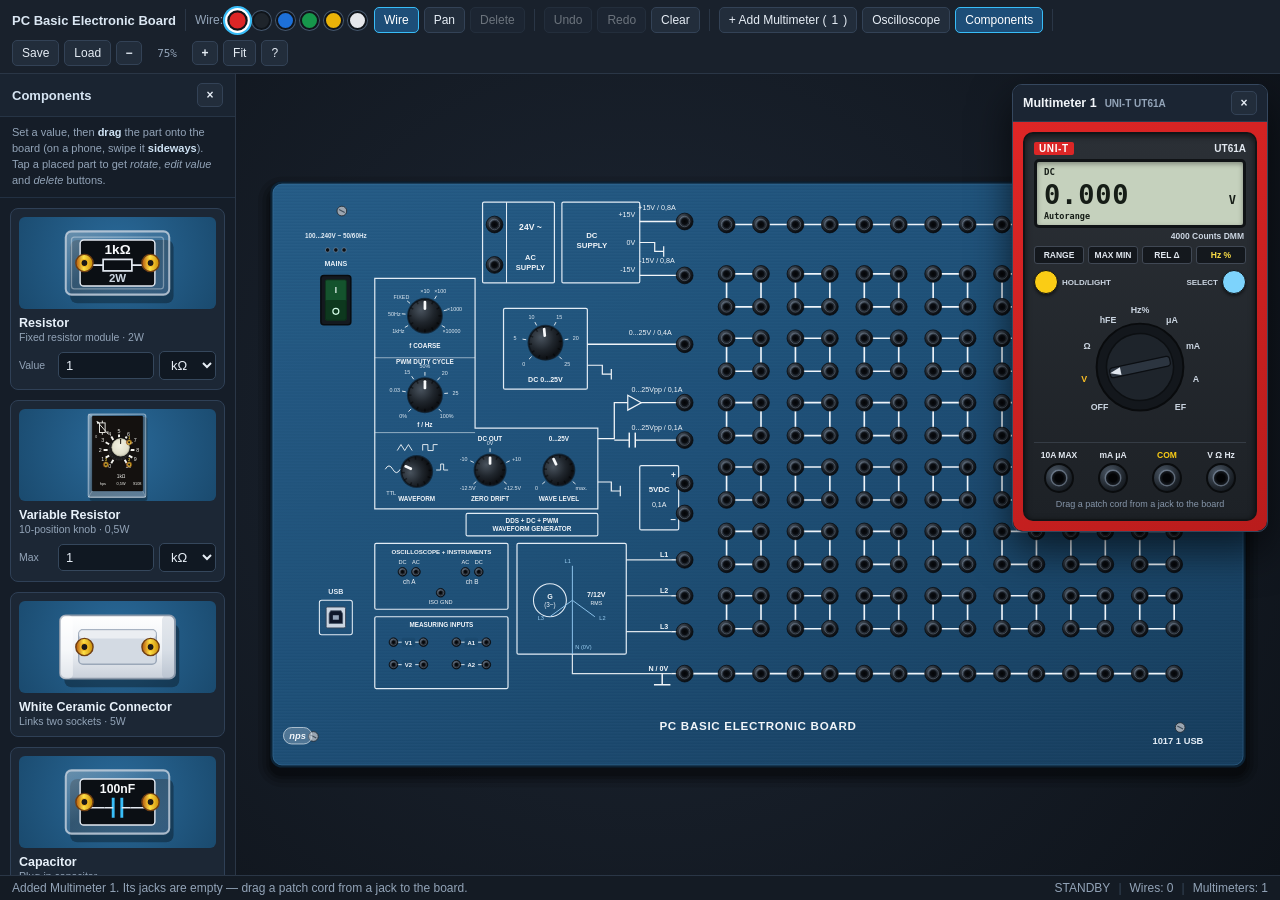
<file: board-simulator/index.html>
<!DOCTYPE html>
<html lang="en">
<head>
    <script async src="https://www.googletagmanager.com/gtm.js?id=GTM-P7N7JHNK"></script>
<script>
  window.dataLayer = window.dataLayer || [];
  function gtag(){dataLayer.push(arguments);}
  gtag('js', new Date());
</script>

  <meta charset="UTF-8" />
  <meta name="viewport" content="width=device-width, initial-scale=1.0, viewport-fit=cover" />
  <meta name="mobile-web-app-capable" content="yes" />
  <meta name="theme-color" content="#19212c" />
  <title>PC Basic Electronic Board — Model 1017.1 USB Simulator</title>
  <link rel="stylesheet" href="styles/main.css" />
</head>
<body>
  <header class="toolbar" aria-label="Simulator Controls">
    <div class="toolbar-group brand">
      <span class="brand-title">PC Basic Electronic Board</span>
    </div>

    <div class="toolbar-divider"></div>

    <div class="toolbar-group" role="group" aria-label="Patch Cord Colors">
      <span class="group-label">Wire:</span>
      <div id="color-picker" class="color-swatches"></div>
    </div>

    <div class="toolbar-group" role="group" aria-label="Tools">
      <button id="tool-wire" class="btn btn-tool active" type="button" title="Wire Tool (W)">Wire</button>
      <button id="tool-pan" class="btn btn-tool" type="button" title="Pan View Tool (H / Space+Drag)">Pan</button>
      <button id="btn-delete" class="btn btn-danger" type="button" title="Delete the selected wire or component (Del / Backspace)" disabled>Delete</button>
    </div>

    <div class="toolbar-divider"></div>

    <div class="toolbar-group">
      <button id="btn-undo" class="btn" type="button" title="Undo (Ctrl+Z)" disabled>Undo</button>
      <button id="btn-redo" class="btn" type="button" title="Redo (Ctrl+Y)" disabled>Redo</button>
      <button id="btn-clear-wires" class="btn btn-danger" type="button" title="Remove All Patch Cords">Clear</button>
    </div>

    <div class="toolbar-divider"></div>

    <div class="toolbar-group">
      <button id="btn-add-multimeter" class="btn" type="button" title="Add Another Multimeter (D)">+ Add Multimeter (<span id="multimeter-count-badge">0</span>)</button>
      <button id="btn-toggle-scope" class="btn" type="button" title="Toggle Oscilloscope (O)">Oscilloscope</button>
      <button id="btn-toggle-sidebar" class="btn active" type="button" title="Show / hide the Components sidebar (P)">Components</button>
    </div>

    <div class="toolbar-divider"></div>

    <div class="toolbar-group">
      <button id="btn-save" class="btn" type="button" title="Save Circuit JSON">Save</button>
      <button id="btn-load" class="btn" type="button" title="Load Circuit JSON">Load</button>
      <input id="file-load-input" type="file" accept=".json,application/json" hidden />
      <button id="btn-zoom-out" class="btn btn-icon" type="button" title="Zoom Out (-)">−</button>
      <span id="zoom-readout" class="zoom-readout">100%</span>
      <button id="btn-zoom-in" class="btn btn-icon" type="button" title="Zoom In (+)">+</button>
      <button id="btn-zoom-fit" class="btn" type="button" title="Fit Board to Screen (0)">Fit</button>
      <button id="btn-help" class="btn" type="button" title="Help &amp; Shortcuts (?)">?</button>
    </div>
  </header>

  <main id="workspace" class="workspace">
    <!-- Components sidebar -->
    <aside id="components-sidebar" class="components-sidebar" aria-label="Components">
      <div class="sidebar-header">
        <span>Components</span>
        <button id="btn-close-sidebar" class="btn btn-icon sidebar-close-btn" type="button" title="Hide sidebar">×</button>
      </div>
      <div class="sidebar-hint">Set a value, then <strong>drag</strong> the part onto the board (on a phone, swipe it <strong>sideways</strong>). Tap a placed part to get <em>rotate</em>, <em>edit value</em> and <em>delete</em> buttons.</div>
      <div id="components-list" class="components-list"></div>
    </aside>

    <div id="canvas-area" class="canvas-area">
      <svg id="board-svg" xmlns="http://www.w3.org/2000/svg" tabindex="0" aria-label="PC Basic Electronic Board 1017.1 USB">
        <defs id="svg-defs"></defs>
        <g id="viewport-root">
          <g id="board-static-layer"></g>
          <g id="board-controls-layer"></g>
          <g id="sockets-layer"></g>
          <g id="components-layer"></g>
        </g>
      </svg>

      <div id="diagnostics-bar" class="diagnostics-bar hidden" role="alert"></div>

      <!-- Multimeters (their jacks are sockets; patch cords are drawn above them) -->
      <div id="dmm-panels-host"></div>

      <aside id="scope-panel" class="floating-panel scope-panel hidden" style="left: 18px; bottom: 18px; width: 520px;">
        <div class="panel-drag-handle">
          <span>Virtual Oscilloscope (Ch A / Ch B)</span>
          <button class="btn btn-icon panel-close" data-close="scope-panel" type="button">×</button>
        </div>
        <div id="scope-body"></div>
      </aside>

      <!-- Wires, selection UI and drag previews live above the multimeter panels -->
      <svg id="wire-overlay" xmlns="http://www.w3.org/2000/svg" aria-hidden="true">
        <g id="overlay-root">
          <g id="wires-layer"></g>
          <g id="selection-ui-layer"></g>
          <g id="overlay-layer"></g>
        </g>
      </svg>

      <!-- Phone shortcuts (the toolbar scrolls sideways on small screens) -->
      <div id="mobile-fabs" class="mobile-fabs">
        <button id="fab-parts" class="fab" type="button">+ Parts</button>
        <button id="fab-meter" class="fab" type="button">+ Meter</button>
      </div>

      <div id="socket-tooltip" class="tooltip hidden" role="status" aria-live="polite"></div>
    </div>
  </main>

  <footer class="status-bar">
    <span id="status-message">Ready — drag components from the sidebar onto the board and connect them with patch cords.</span>
    <span class="status-right">
      <span id="diag-summary">STANDBY</span>
      <span class="sep">|</span>
      <span id="wire-count-readout">Wires: 0</span>
      <span class="sep">|</span>
      <span id="phase-badge">Multimeters: 0</span>
    </span>
  </footer>

  <!-- Help Modal -->
  <div id="help-modal" class="modal hidden" role="dialog" aria-modal="true" aria-labelledby="help-title">
    <div class="modal-card">
      <div class="modal-header">
        <h2 id="help-title">Board Simulator Controls &amp; Shortcuts</h2>
        <button id="btn-close-help" class="btn btn-icon" type="button" aria-label="Close">×</button>
      </div>
      <div class="modal-body">
        <ul>
          <li><strong>Mains:</strong> switch the board on with the green rocker switch on the board itself.</li>
          <li><strong>Wiring:</strong> drag from any socket (or multimeter jack) to another, or click one then the other. Several plugs can share a socket.</li>
          <li><strong>Multimeters:</strong> click <em>+ Add Multimeter</em> (or press <code>D</code>). Their four jacks start empty — connect them with patch cords like any other socket.</li>
          <li><strong>Components:</strong> drag them from the sidebar onto sockets. Double-click a resistor / capacitor / inductor to change its value (Ω, kΩ, MΩ …). Turn the variable resistor's knob with the mouse.</li>
          <li><strong>Phone / tablet:</strong> pinch with two fingers to zoom and drag with two fingers to pan; one finger on an empty spot also pans. Touch near a socket and drag to draw a wire (or tap one socket, then another). Tap a part or a cable to select it — the buttons next to a part rotate, edit or delete it, and the <em>Delete</em> button in the toolbar removes the selection. Open the parts drawer with <em>Components</em>.</li>
          <li><strong>Select &amp; Delete:</strong> click a wire or a component to select it, then press <code>Delete</code> / <code>Backspace</code>.</li>
        </ul>
        <div class="shortcut-grid">
          <div><kbd>1</kbd>–<kbd>6</kbd> Wire color</div>
          <div><kbd>W</kbd> Wire tool</div>
          <div><kbd>H</kbd> Pan tool</div>
          <div><kbd>Del</kbd> Delete selected</div>
          <div><kbd>R</kbd> Rotate selected</div>
          <div><kbd>D</kbd> Add multimeter</div>
          <div><kbd>O</kbd> Oscilloscope</div>
          <div><kbd>P</kbd> Components</div>
          <div><kbd>0</kbd> Fit board</div>
          <div><kbd>Ctrl</kbd>+<kbd>Z</kbd> Undo</div>
          <div><kbd>Ctrl</kbd>+<kbd>Y</kbd> Redo</div>
          <div><kbd>Esc</kbd> Deselect / cancel</div>
        </div>
      </div>
    </div>
  </div>

  <!-- Value Edit Modal -->
  <div id="value-modal" class="modal hidden" role="dialog" aria-modal="true">
    <div class="modal-card" style="width: min(380px, 92vw);">
      <div class="modal-header">
        <h2 id="value-modal-title">Set Component Value</h2>
        <button id="btn-close-value-modal" class="btn btn-icon" type="button" aria-label="Close">×</button>
      </div>
      <div class="modal-body" style="display:flex; gap:8px; align-items:center;">
        <input id="value-modal-input" type="number" min="0" step="any" value="1" class="value-input" />
        <select id="value-modal-unit" class="value-select"></select>
        <button id="btn-value-modal-ok" class="btn btn-accent" type="button">OK</button>
      </div>
    </div>
  </div>

  <script type="module" src="js/main.js"></script>
</body>
</html>
</file>
<file: board-simulator/styles/main.css>
:root {
  --bg-bench: #11161d;
  --bg-toolbar: #19212c;
  --border-subtle: #2a3646;
  --text-main: #e6edf5;
  --text-muted: #93a4b8;
  --accent: #38bdf8;
  --danger: #ef4444;
  --warn: #f59e0b;
  --mains-on: #22c55e;
  --font-ui: "Inter", -apple-system, BlinkMacSystemFont, "Segoe UI", Roboto, sans-serif;
  --font-mono: "JetBrains Mono", "Fira Code", Consolas, monospace;
}

* { box-sizing: border-box; }

input, select { user-select: text; }

html, body {
  margin: 0;
  padding: 0;
  width: 100%;
  height: 100%;
  overflow: hidden;
  background: var(--bg-bench);
  color: var(--text-main);
  font-family: var(--font-ui);
  user-select: none;
}

body { display: flex; flex-direction: column; }

/* Toolbar */
.toolbar {
  display: flex;
  flex-wrap: wrap;
  align-items: center;
  gap: 7px;
  padding: 7px 12px;
  background: var(--bg-toolbar);
  border-bottom: 1px solid var(--border-subtle);
  z-index: 30;
}

.toolbar-group { display: flex; align-items: center; gap: 5px; }
.toolbar-divider { width: 1px; height: 22px; background: var(--border-subtle); margin: 0 2px; }

.brand-badge {
  background: #235985;
  color: #fff;
  font-size: 11px;
  font-weight: 700;
  padding: 3px 7px;
  border-radius: 4px;
  letter-spacing: 0.04em;
}
.brand-title { font-size: 13px; font-weight: 600; color: #dbe7f3; }
.group-label { font-size: 12px; color: var(--text-muted); }

.btn, .select-input {
  appearance: none;
  border: 1px solid #334256;
  background: #222d3b;
  color: var(--text-main);
  font-size: 12px;
  font-weight: 500;
  padding: 5px 9px;
  border-radius: 5px;
  cursor: pointer;
  display: inline-flex;
  align-items: center;
  gap: 5px;
  transition: background 0.12s ease, border-color 0.12s ease;
}

.select-input { padding-right: 22px; }
.btn:hover:not(:disabled), .select-input:hover { background: #2c3a4c; border-color: #4a607a; }
.btn:disabled { opacity: 0.4; cursor: not-allowed; }
.btn.active { background: #1d4e78; border-color: var(--accent); color: #fff; }
.btn-accent { background: #0f4c5c; border-color: #2dd4bf; color: #ccfbf1; }
.btn-danger:hover:not(:disabled) { background: #4b1d24; border-color: var(--danger); }
.btn-icon { min-width: 26px; justify-content: center; padding: 4px 7px; font-weight: 700; }


.color-swatches { display: flex; align-items: center; gap: 5px; }
.color-swatch {
  width: 19px; height: 19px; border-radius: 50%;
  border: 2px solid #0f141a; box-shadow: 0 0 0 1px #44566c; cursor: pointer;
}
.color-swatch.active { box-shadow: 0 0 0 2px #fff, 0 0 0 4px var(--accent); transform: scale(1.08); }
.zoom-readout { font-family: var(--font-mono); font-size: 11px; color: var(--text-muted); min-width: 40px; text-align: center; }

/* Workspace */
.workspace {
  position: relative;
  flex: 1;
  min-height: 0;
  display: flex;
  overflow: hidden;
  background: radial-gradient(circle at 50% 45%, #1d2633 0%, #0e131a 100%);
}

.canvas-area {
  position: relative;
  flex: 1;
  min-width: 0;
  overflow: hidden;
}

#board-svg, #wire-overlay {
  position: absolute;
  inset: 0;
  width: 100%;
  height: 100%;
  display: block;
}
#board-svg { outline: none; cursor: default; }
#board-svg.pan-mode { cursor: grab; }
#board-svg.pan-mode.panning { cursor: grabbing; }

/* The wire overlay sits above the multimeter panels; only cables and the rotate button take clicks */
#wire-overlay { z-index: 5000; pointer-events: none; overflow: hidden; }
.wire-hit { pointer-events: stroke; cursor: pointer; }
.rotate-btn { pointer-events: all; cursor: pointer; }
.rotate-btn:hover circle { fill: #1479b8; }

.socket-hit { cursor: crosshair; }
.knob-hit { cursor: ns-resize; }
.component-draggable { cursor: grab; }
.component-draggable.dragging { cursor: grabbing; }
.canvas-area.tool-pan .component-draggable { cursor: grab; }
.wire-group:hover .wire-core { filter: brightness(1.22); }

/* Selection highlights */
.component-draggable .sel-ring {
  stroke: #38bdf8; stroke-width: 2.6; stroke-dasharray: 7 4; opacity: 0; pointer-events: none;
}
.component-draggable.selected .sel-ring { opacity: 1; }
.wire-group.selected .wire-select-glow { opacity: 0.8; }

/* Components sidebar */
.components-sidebar {
  width: 236px;
  flex: 0 0 236px;
  display: flex;
  flex-direction: column;
  background: #151d28;
  border-right: 1px solid var(--border-subtle);
  z-index: 6000;
  min-height: 0;
}
.components-sidebar.collapsed { display: none; }
.sidebar-header {
  display: flex; align-items: center; justify-content: space-between;
  padding: 9px 12px; font-size: 13px; font-weight: 700; color: #d6e4f2;
  border-bottom: 1px solid #263445; background: #1a2431;
}
.sidebar-hint {
  padding: 8px 12px; font-size: 11px; line-height: 1.45; color: var(--text-muted);
  border-bottom: 1px solid #223042;
}
.sidebar-hint strong { color: #cfe3f5; }
.components-list {
  flex: 1; overflow-y: auto; padding: 10px; display: flex; flex-direction: column; gap: 10px;
}
.component-card {
  background: #1c2735; border: 1px solid #2f4056; border-radius: 8px; padding: 8px 8px 9px;
  transition: border-color 0.12s ease, background 0.12s ease;
}
.component-card:hover { border-color: #4b7ea8; background: #20304a; }
.card-drag-area { cursor: grab; touch-action: none; }
.card-drag-area:active { cursor: grabbing; }
.card-preview {
  width: 100%; height: 92px; display: block;
  background: radial-gradient(circle at 50% 40%, #2a6a9a 0%, #1a4a6e 100%);
  border-radius: 6px; margin-bottom: 7px; pointer-events: none;
}
.card-title { font-size: 12.5px; font-weight: 700; color: #e8f1fa; }
.card-sub { font-size: 10.5px; color: var(--text-muted); margin-top: 1px; }
.card-value { display: flex; align-items: center; gap: 5px; margin-top: 8px; }
.card-value label { font-size: 10.5px; color: var(--text-muted); width: 34px; }

.value-input, .value-select {
  padding: 5px 7px; font-size: 13px; background: #101822; color: #e6edf5;
  border: 1px solid #35475c; border-radius: 5px; user-select: text;
}
.value-input { flex: 1; min-width: 0; width: 100%; }
.value-select { cursor: pointer; }
.value-input:focus, .value-select:focus { outline: none; border-color: var(--accent); }

/* Floating Panels */
.floating-panel {
  position: absolute;
  background: rgba(20, 27, 36, 0.96);
  border: 1px solid #35475e;
  border-radius: 10px;
  box-shadow: 0 18px 42px rgba(0, 0, 0, 0.65);
  z-index: 25;
  overflow: hidden;
}
.floating-panel.hidden { display: none; }

.panel-drag-handle {
  display: flex;
  align-items: center;
  justify-content: space-between;
  padding: 6px 10px;
  background: #1b2533;
  border-bottom: 1px solid #2b3a4e;
  font-size: 12px;
  font-weight: 600;
  color: #d6e4f2;
  cursor: move;
}

/* UNI-T UT61A Multimeter */
.dmm-panel { width: 256px; }
.ut61a-shell {
  padding: 10px;
  background: linear-gradient(145deg, #df2626 0%, #b91c1c 100%);
  border-radius: 0 0 10px 10px;
}
.ut61a-inner {
  background: linear-gradient(180deg, #2b3036 0%, #1d2126 100%);
  border-radius: 10px;
  padding: 8px 9px 10px;
  border: 2px solid #121518;
  box-shadow: inset 0 2px 6px rgba(0,0,0,0.6);
}
.ut61a-brand-row {
  display: flex; justify-content: space-between; align-items: center;
  margin-bottom: 4px;
}
.ut61a-logo {
  background: #dc2626; color: #fff; font-weight: 900; font-size: 10px;
  padding: 1px 5px; border-radius: 2px; letter-spacing: 0.06em;
}
.ut61a-model { color: #e2e8f0; font-size: 10px; font-weight: 700; }

.ut61a-lcd {
  background: #c5d1bd;
  border: 3px solid #101316;
  border-radius: 5px;
  padding: 5px 7px 4px;
  color: #161d17;
  font-family: var(--font-mono);
  box-shadow: inset 0 2px 5px rgba(0,0,0,0.35);
  transition: background 0.15s;
}
.ut61a-lcd.backlight { background: #d9f99d; box-shadow: inset 0 0 12px #bef264; }
.ut61a-lcd.off { background: #9aa694; color: transparent; }
.ut61a-lcd.off * { opacity: 0; }

.lcd-top-flags {
  display: flex; justify-content: space-between; font-size: 9px; font-weight: 700;
  min-height: 12px;
}
.lcd-main-row {
  display: flex; align-items: baseline; justify-content: space-between;
  margin: 2px 0;
}
.lcd-digits {
  font-size: 27px; font-weight: 700; letter-spacing: 0.03em; line-height: 1.05;
  font-variant-numeric: tabular-nums;
}
.lcd-unit { font-size: 12px; font-weight: 800; margin-left: 3px; }
.lcd-bottom-flags {
  display: flex; justify-content: space-between; font-size: 8.5px; font-weight: 700;
}

.ut61a-counts {
  text-align: right; font-size: 8.5px; color: #cbd5e1; margin: 3px 2px 5px; font-weight: 600;
}

.ut61a-btn-row {
  display: grid; grid-template-columns: repeat(4, 1fr); gap: 4px; margin-bottom: 6px;
}
.dmm-btn {
  background: #14181d; color: #e2e8f0; border: 1px solid #404854;
  border-radius: 3px; padding: 3px 2px; font-size: 8.5px; font-weight: 700;
  cursor: pointer; text-align: center;
}
.dmm-btn:hover { background: #262e38; }
.dmm-btn.active { border-color: #38bdf8; color: #7dd3fc; }
.dmm-btn.yellow-text { color: #fde047; }

.ut61a-side-btns {
  display: flex; justify-content: space-between; align-items: center; margin-bottom: 2px;
}
.dmm-round-btn {
  width: 24px; height: 24px; border-radius: 50%; border: 1.5px solid #0e1114;
  cursor: pointer; box-shadow: 0 2px 3px rgba(0,0,0,0.45);
}
.dmm-round-btn.yellow { background: #facc15; }
.dmm-round-btn.blue { background: #7dd3fc; }
.dmm-side-label { font-size: 8px; color: #cbd5e1; font-weight: 700; }

.ut61a-dial-wrap { position: relative; width: 100%; display: flex; justify-content: center; margin: 2px 0 4px; }
.ut61a-jacks {
  display: grid; grid-template-columns: repeat(4, 1fr); gap: 4px; margin-top: 4px;
  padding-top: 5px; border-top: 1px solid #353c45;
}
.dmm-jack {
  display: flex; flex-direction: column; align-items: center; gap: 3px; cursor: pointer;
  padding: 2px; border-radius: 4px;
}
.dmm-jack-lbl { font-size: 8.5px; font-weight: 700; color: #e2e8f0; }
.dmm-jack-lbl.yellow { color: #facc15; }


.dmm-fuse-banner {
  margin-top: 6px; padding: 5px 7px; border-radius: 4px;
  background: #450a0a; border: 1px solid #ef4444; color: #fecaca;
  font-size: 10.5px; display: flex; justify-content: space-between; align-items: center;
}
.dmm-fuse-banner.hidden { display: none; }

/* Oscilloscope */
.scope-body { padding: 10px; display: flex; flex-direction: column; gap: 8px; }
.scope-canvas {
  width: 100%; height: 220px; border-radius: 6px;
  background: #071118; border: 1px solid #26394c; display: block;
}
.scope-controls {
  display: grid; grid-template-columns: repeat(4, 1fr); gap: 6px; font-size: 11px;
}
.scope-ctrl-box {
  background: #1a232f; border: 1px solid #2d3d50; border-radius: 5px; padding: 5px 6px;
  display: flex; flex-direction: column; gap: 3px;
}
.scope-ctrl-box label { font-size: 10px; color: var(--text-muted); }
.scope-ctrl-box select, .scope-ctrl-box button {
  background: #111822; color: #e2e8f0; border: 1px solid #35475c;
  border-radius: 4px; padding: 3px 5px; font-size: 11px; cursor: pointer;
}
.scope-readouts {
  display: flex; justify-content: space-between; font-family: var(--font-mono);
  font-size: 11px; background: #101720; padding: 5px 8px; border-radius: 5px; border: 1px solid #253445;
}
.ch-a-txt { color: #facc15; }
.ch-b-txt { color: #38bdf8; }

/* Tooltip & Status & Modal */
.tooltip {
  position: fixed; pointer-events: none; background: rgba(12, 18, 26, 0.95);
  border: 1px solid #3c5068; color: #eef4fa; padding: 6px 10px; border-radius: 6px;
  font-size: 12px; line-height: 1.35; box-shadow: 0 8px 20px rgba(0, 0, 0, 0.45);
  z-index: 40; white-space: nowrap;
}
.tooltip.hidden { display: none; }
.tooltip .tt-title { font-weight: 600; color: #7dd3fc; }
.tooltip .tt-volt { font-family: var(--font-mono); font-size: 11.5px; color: #4ade80; }
.tooltip .tt-sub { font-size: 11px; color: #a9bacd; }

.status-bar {
  display: flex; justify-content: space-between; align-items: center;
  padding: 5px 12px; background: #141b24; border-top: 1px solid var(--border-subtle);
  font-size: 12px; color: var(--text-muted);
}
.status-right { display: flex; align-items: center; gap: 8px; }
.status-right .sep { color: #364558; }

.modal {
  position: fixed; inset: 0; background: rgba(6, 10, 15, 0.72);
  display: flex; align-items: center; justify-content: center; z-index: 60;
}
.modal.hidden { display: none; }
.modal-card {
  width: min(580px, 92vw); background: #1a232f; border: 1px solid #35475e;
  border-radius: 10px; box-shadow: 0 20px 45px rgba(0, 0, 0, 0.6); overflow: hidden;
}
.modal-header {
  display: flex; align-items: center; justify-content: space-between;
  padding: 12px 16px; border-bottom: 1px solid var(--border-subtle);
}
.modal-header h2 { margin: 0; font-size: 15px; }
.modal-body { padding: 14px 18px 18px; font-size: 13px; line-height: 1.55; color: #cfdbe8; }
.modal-body ul { margin: 0 0 14px; padding-left: 18px; }
.modal-body li { margin-bottom: 6px; }
.shortcut-grid {
  display: grid; grid-template-columns: repeat(3, minmax(0, 1fr)); gap: 8px;
  background: #131a23; padding: 10px 12px; border-radius: 6px;
  border: 1px solid #283546; font-size: 12px;
}
kbd {
  background: #273445; border: 1px solid #455870; border-radius: 4px;
  padding: 1px 5px; font-family: var(--font-mono); font-size: 11px; color: #fff;
}


/* Multi-meter badge in floating panel header */
.dmm-id-badge {
  display: inline-flex;
  align-items: center;
  justify-content: center;
  padding: 1px 6px;
  border-radius: 4px;
  font-size: 10.5px;
  font-weight: 800;
  color: #0b1117;
  margin-right: 6px;
}

.dmm-header-title {
  display: inline-flex;
  align-items: center;
}


/* Diagnostics bar */
.diagnostics-bar {
  position: absolute;
  top: 12px;
  left: 50%;
  transform: translateX(-50%);
  background: rgba(127, 29, 29, 0.94);
  border: 1px solid #f87171;
  color: #fee2e2;
  padding: 7px 14px;
  border-radius: 7px;
  font-size: 12px;
  font-weight: 500;
  z-index: 5100;
  max-width: 560px;
  box-shadow: 0 10px 26px rgba(0, 0, 0, 0.5);
  pointer-events: none;
}
.diagnostics-bar.warn { background: rgba(120, 53, 15, 0.94); border-color: #fbbf24; color: #fef3c7; }
.diagnostics-bar.hidden { display: none; }

/* Multimeter panel header + jacks (jacks are real sockets) */
.dmm-header-title { display: inline-flex; align-items: baseline; gap: 8px; font-size: 12.5px; font-weight: 700; color: #f1f5f9; }
.dmm-header-model { font-size: 10px; font-weight: 600; color: var(--text-muted); }

.dmm-jack { cursor: crosshair; }
.dmm-jack-hole {
  width: 30px; height: 30px; border-radius: 50%;
  background: radial-gradient(circle at 35% 30%, #4c5866 0%, #1e242b 62%, #0b0e12 100%);
  border: 2px solid #0a0c0e;
  display: flex; align-items: center; justify-content: center;
  touch-action: none;
  transition: box-shadow 0.1s ease;
}
.dmm-jack-bore {
  width: 14px; height: 14px; border-radius: 50%;
  background: radial-gradient(circle, #030406 40%, #2b333d 100%);
  box-shadow: 0 0 0 1.5px rgba(138, 153, 173, 0.55);
  pointer-events: none;
}
.dmm-jack:hover .dmm-jack-hole, .dmm-jack-hole.jack-hot { box-shadow: 0 0 0 3px rgba(56, 189, 248, 0.85); }
.dmm-jack-hint { text-align: center; font-size: 9px; color: #8696aa; margin-top: 4px; }


/* =====================================================================
   Touch / mobile support
   ===================================================================== */
html { touch-action: manipulation; }
body {
  height: 100dvh;                       /* tracks the mobile browser bars */
  -webkit-tap-highlight-color: transparent;
  -webkit-touch-callout: none;
  padding-bottom: env(safe-area-inset-bottom);
}
#board-svg { touch-action: none; }      /* we handle pinch / pan ourselves */
.panel-drag-handle { touch-action: none; }
.card-drag-area { touch-action: pan-y; } /* vertical swipe scrolls the list, sideways drag pulls a part out */
.rotate-btn, .sel-btn { touch-action: none; }
.dmm-btn, .dmm-round-btn { touch-action: manipulation; }

/* Multimeter panels scale down on small screens (set from JS) */
.dmm-panel { transform: scale(var(--dmm-scale, 1)); transform-origin: top left; }
.components-sidebar.drag-out { opacity: 0; pointer-events: none; transition: none; }

#status-message { flex: 1; min-width: 0; overflow: hidden; text-overflow: ellipsis; white-space: nowrap; margin-right: 10px; }
.status-right { flex: 0 0 auto; }

@media (pointer: coarse) {
  .btn { min-height: 38px; }
  .btn-icon { min-width: 40px; }
  .color-swatch { width: 26px; height: 26px; }
  .dmm-jack-hole { width: 34px; height: 34px; }
  .dmm-btn { min-height: 28px; }
}

@media (max-width: 820px), (max-height: 520px) and (pointer: coarse) {
  /* Toolbar becomes one swipeable row instead of wrapping over the board */
  .toolbar {
    flex-wrap: nowrap;
    overflow-x: auto;
    overflow-y: hidden;
    -webkit-overflow-scrolling: touch;
    scrollbar-width: none;
    padding: 6px 8px;
    gap: 6px;
  }
  .toolbar::-webkit-scrollbar { display: none; }
  .toolbar > *, .toolbar-group { flex: 0 0 auto; }
  .toolbar-group { flex-wrap: nowrap; white-space: nowrap; }
  .brand, .brand-title, .group-label { display: none; }
  .btn { min-height: 40px; padding: 8px 12px; font-size: 13px; }

  /* Parts sidebar turns into a drawer on top of the board */
  .components-sidebar {
    position: absolute;
    left: 0; top: 0; bottom: 0;
    flex: none;
    width: min(300px, 84vw);
    box-shadow: 10px 0 30px rgba(0, 0, 0, 0.55);
  }
  .card-preview { height: 78px; }

  .scope-panel { width: calc(100% - 16px) !important; left: 8px !important; bottom: 8px !important; }
  .diagnostics-bar { max-width: calc(100% - 20px); font-size: 11px; }

  .status-bar { padding: 4px 8px; font-size: 11px; }
  .status-right .sep, #wire-count-readout, #phase-badge { display: none; }

  input, select, .value-input, .value-select { font-size: 16px; } /* stops iOS zooming on focus */
  .modal-card { max-height: 88dvh; overflow-y: auto; }
  .shortcut-grid { display: none; }       /* keyboard shortcuts mean nothing on a phone */
}

/* Phones held sideways: keep the toolbar slim */
@media (max-height: 480px) and (orientation: landscape) {
  .toolbar { padding: 3px 8px; }
  .btn { min-height: 34px; padding: 5px 10px; }
  .status-bar { display: none; }
}

/* Phone shortcut buttons */
.mobile-fabs { display: none; }
@media (max-width: 820px), (max-height: 520px) and (pointer: coarse) {
  .mobile-fabs {
    display: flex; gap: 8px;
    position: absolute; left: 10px; bottom: 10px;
    z-index: 5500;
  }
  .fab {
    appearance: none; border: 1px solid #4b7ea8; background: rgba(15, 76, 117, 0.94); color: #eaf5ff;
    font: 600 14px var(--font-ui); padding: 11px 16px; border-radius: 999px;
    box-shadow: 0 6px 18px rgba(0, 0, 0, 0.5); touch-action: manipulation;
  }
  .fab:active { background: #1479b8; }
}

/* Variable resistor: its pins are hidden under the label like on the real part; shown when selected / hovered */
.component-draggable .pin-hint { opacity: 0; transition: opacity 0.12s ease; }
.component-draggable.selected .pin-hint, .component-draggable:hover .pin-hint { opacity: 1; }
.knob-hit { touch-action: none; }
</file>
